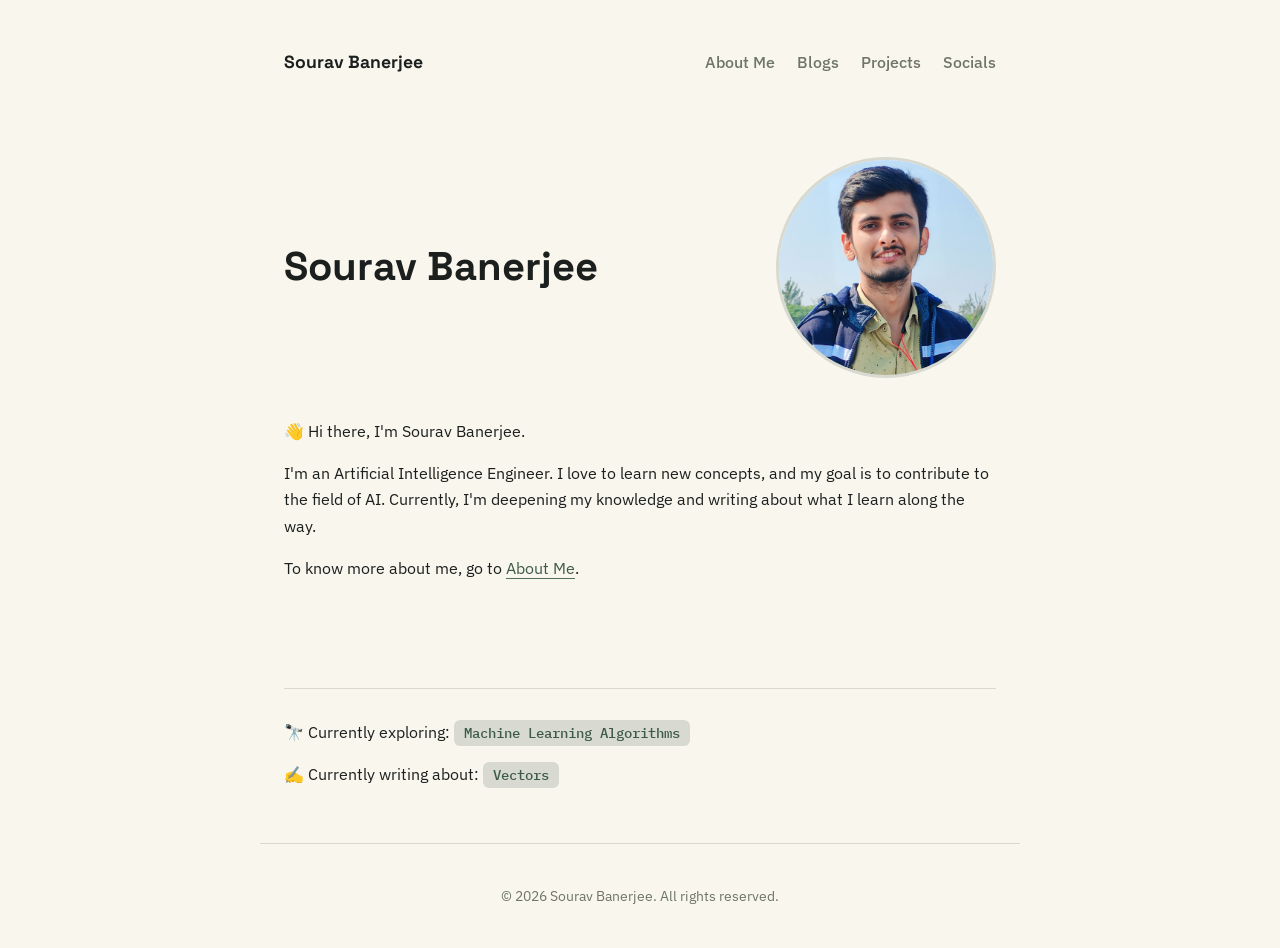
<file: index.html>
<!DOCTYPE html>
<html lang="en">
<head>
    <meta charset="UTF-8">
    <meta name="viewport" content="width=device-width, initial-scale=1.0">

    <meta name="description" content="Sourav Banerjee. Explore my projects, blogs, and journey in AI.">
    <meta property="og:title" content="Sourav Banerjee">
    <meta property="og:description" content="Explore my projects, blogs, and AI journey.">
    <meta property="og:image" content="assets/sourav-banerjee.jpg">
    <meta property="og:image:width" content="1200">
    <meta property="og:image:height" content="630">
    <meta property="og:url" content="https://sou2002.github.io/">
    <meta property="og:type" content="website">

    <title>Sourav Banerjee</title>
    <link rel="icon" type="image/png" href="assets/favicon.png">
    <link rel="stylesheet" href="style.css">

    <link rel="stylesheet" href="https://cdnjs.cloudflare.com/ajax/libs/font-awesome/6.5.1/css/all.min.css">
</head>
<body>
    <header>
        <nav>
            <a href="index.html" class="logo">Sourav Banerjee</a>
            
            <button class="menu-toggle" aria-label="Toggle Navigation">
                <i class="fa-solid fa-bars"></i>
            </button>

            <div class="nav-links">
                <a href="pages/about.html">About Me</a>
                <a href="pages/blogs.html">Blogs</a>
                <a href="pages/projects.html">Projects</a>
                <a href="pages/socials.html">Socials</a>
            </div>
        </nav>
    </header>

    <main>
        <h1>Sourav Banerjee</h1>
        <img src="assets/sourav-banerjee.jpg" alt="Sourav Banerjee profile picture">

        <section class="intro">
            <p>👋 Hi there, I'm Sourav Banerjee.</p>
            <p>I'm an Artificial Intelligence Engineer. I love to learn new concepts, and my goal is to contribute to the field of AI. Currently, I'm deepening my knowledge and writing about what I learn along the way.</p>
            <p>To know more about me, go to <a href="pages/about.html">About Me</a>.</p>
        </section>

        <section class="currently">
            <p>🔭 Currently exploring: <em>Machine Learning Algorithms</em></p>
            <p>✍️ Currently writing about: <em>Vectors</em></p>
        </section>
    </main>

    <footer>
        <p>&copy; 2026 Sourav Banerjee. All rights reserved.</p>
    </footer>

    <script>
        const menuToggle = document.querySelector('.menu-toggle');
        const navLinks = document.querySelector('.nav-links');

        menuToggle.addEventListener('click', () => {
            navLinks.classList.toggle('active');
            
            const icon = menuToggle.querySelector('i');
            if (navLinks.classList.contains('active')) {
                icon.classList.remove('fa-bars');
                icon.classList.add('fa-xmark');
            } else {
                icon.classList.remove('fa-xmark');
                icon.classList.add('fa-bars');
            }
        });
    </script>
</body>
</html>
</file>
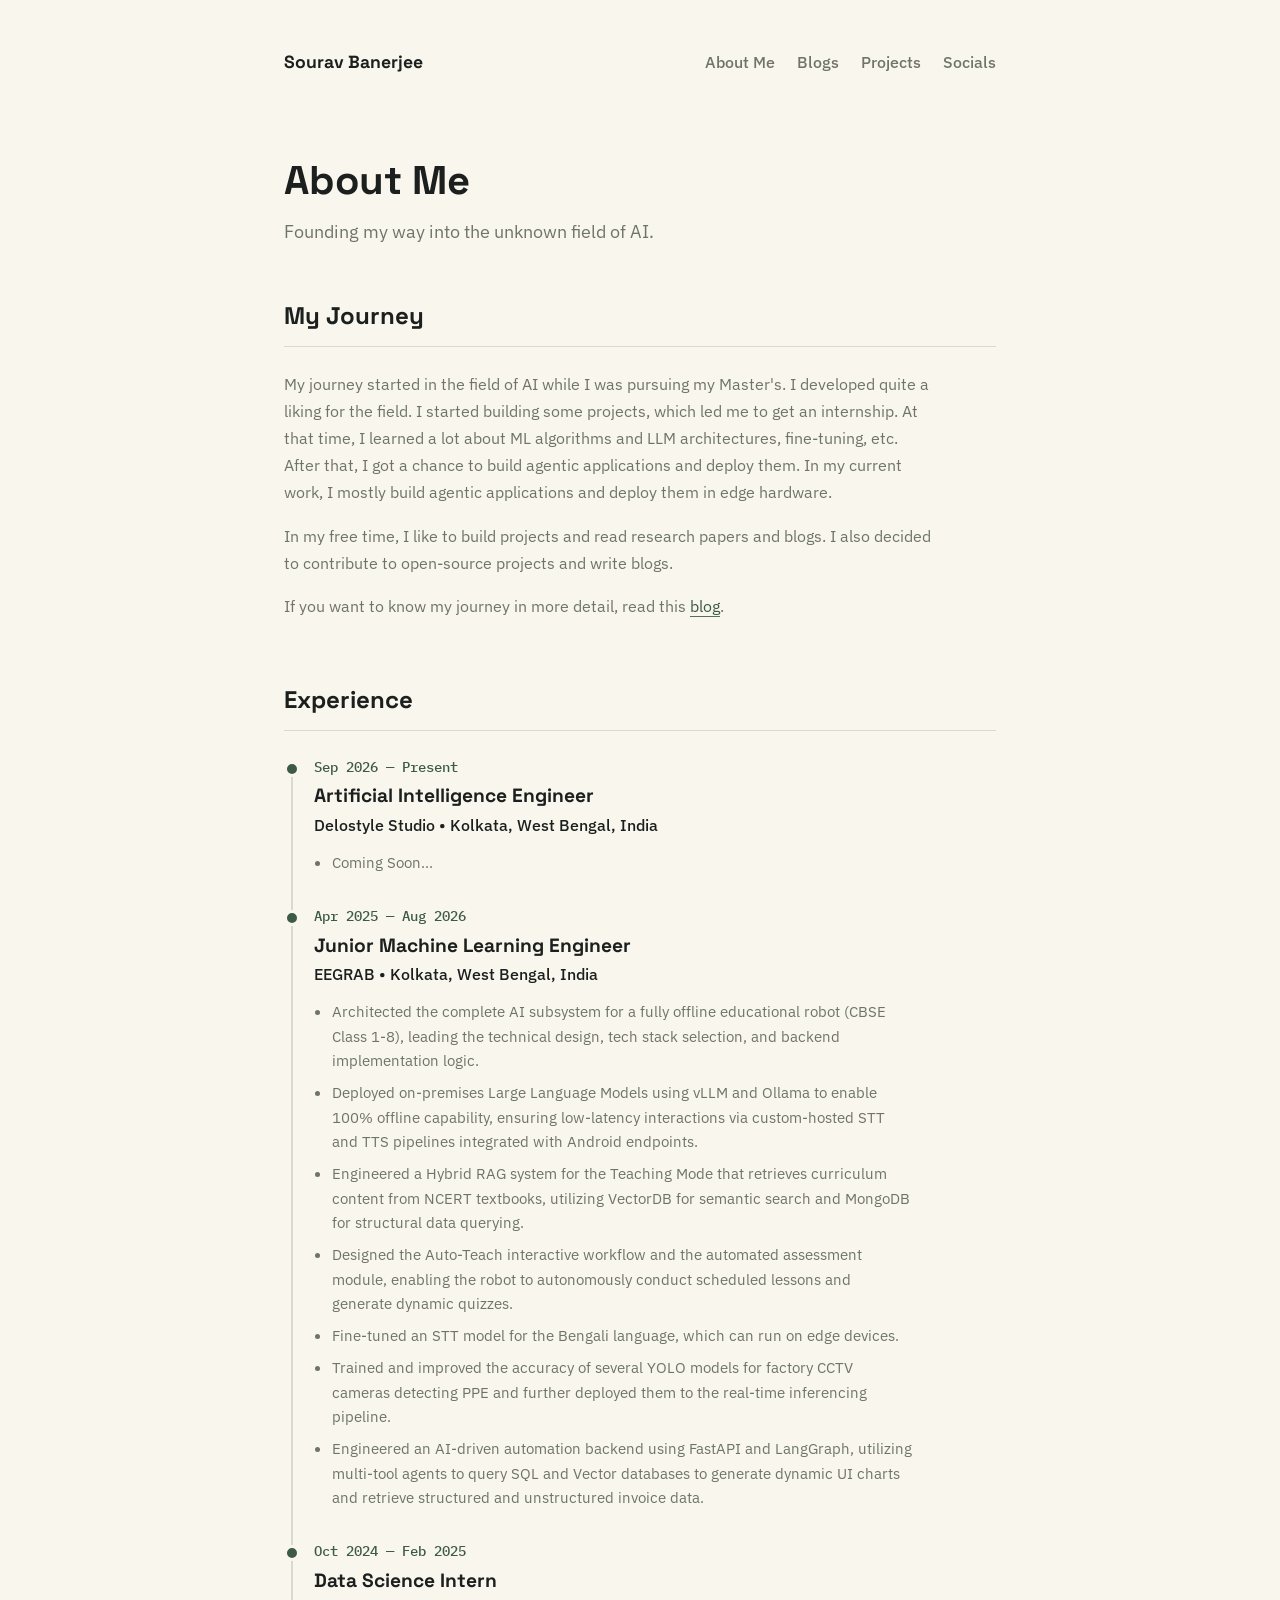
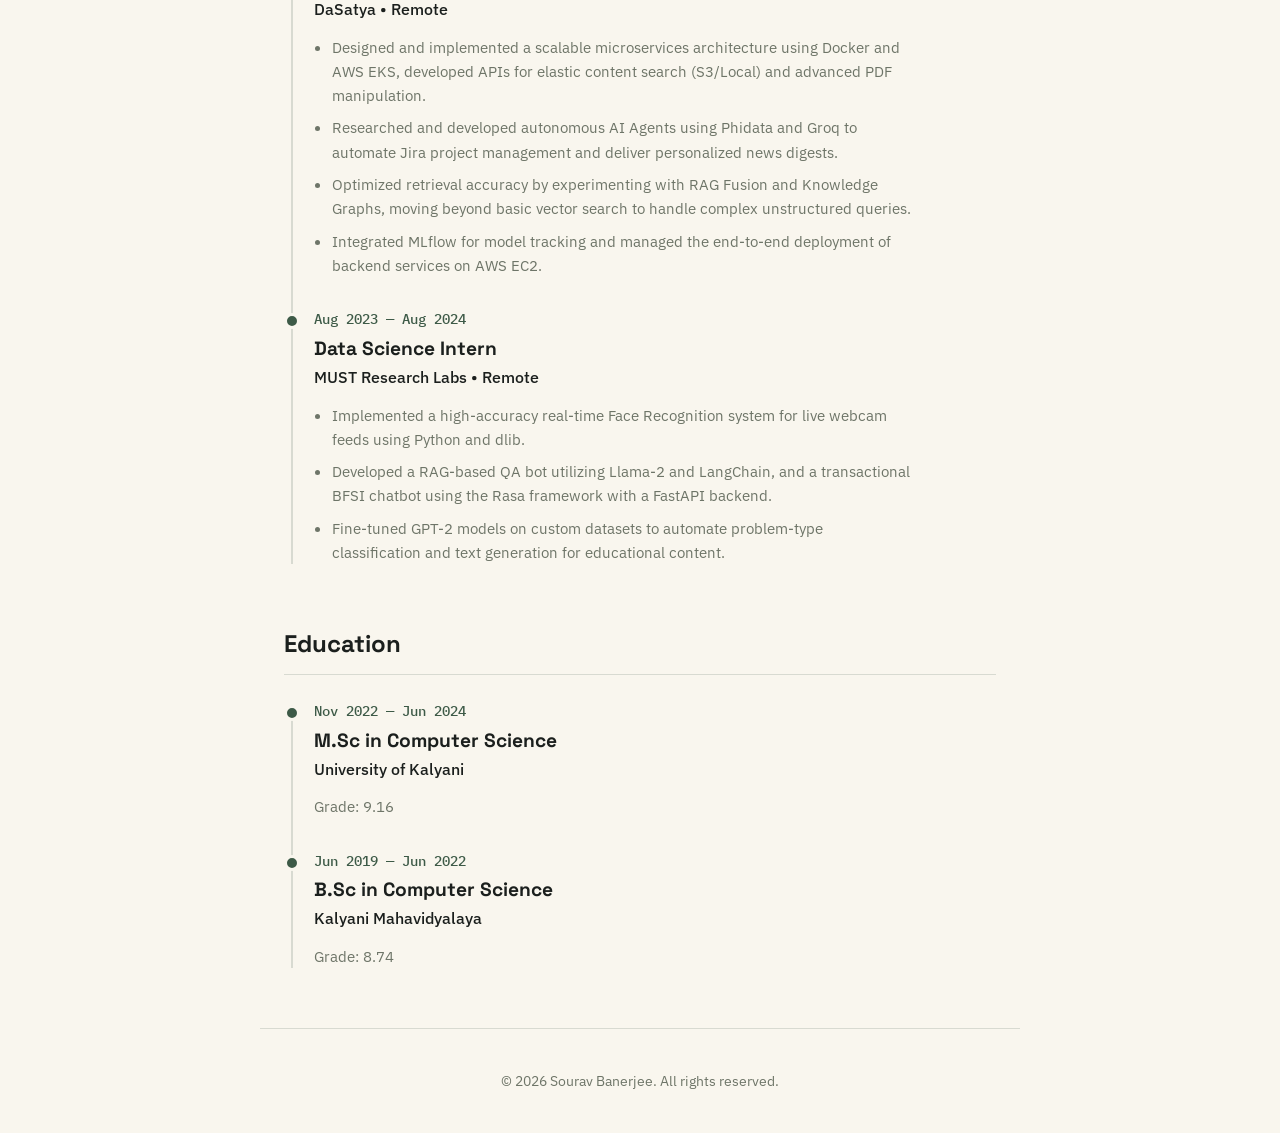
<file: pages/about.html>
<!DOCTYPE html>
<html lang="en">
<head>
    <meta charset="UTF-8">
    <meta name="viewport" content="width=device-width, initial-scale=1.0">

    <meta name="description" content="Learn more about my journey as a Machine Learning Engineer, my professional experience, and my educational background.">
    <meta property="og:title" content="About Me | Sourav Banerjee">
    <meta property="og:description" content="Founding my way into the unknown field of AI.">
    <meta property="og:image" content="../assets/sourav-banerjee.jpg">
    <meta property="og:image:width" content="1200">
    <meta property="og:image:height" content="630">
    <meta property="og:url" content="https://sou2002.github.io/pages/about.html">
    <meta property="og:type" content="website">

    <title>About Me | Sourav Banerjee</title>
    
    <link rel="icon" type="image/png" href="../assets/favicon.png">
    <link rel="stylesheet" href="../style.css">
    <link rel="stylesheet" href="https://cdnjs.cloudflare.com/ajax/libs/font-awesome/6.5.1/css/all.min.css">
</head>
<body>
    <header>
        <nav>
            <a href="../index.html" class="logo">Sourav Banerjee</a>
            
            <button class="menu-toggle" aria-label="Toggle Navigation">
                <i class="fa-solid fa-bars"></i>
            </button>

            <div class="nav-links">
                <a href="about.html">About Me</a>
                <a href="blogs.html">Blogs</a>
                <a href="projects.html">Projects</a>
                <a href="socials.html">Socials</a>
            </div>
        </nav>
    </header>

    <main class="page-content">
        <div class="page-header">
            <h1>About Me</h1>
            <p class="page-intro">Founding my way into the unknown field of AI.</p>
        </div>

        <section class="about-section">
            <h2 class="section-title">My Journey</h2>
            <div class="about-text">
                <p>My journey started in the field of AI while I was pursuing my Master's. I developed quite a liking for the field. I started building some projects, which led me to get an internship. At that time, I learned a lot about ML algorithms and LLM architectures, fine-tuning, etc. After that, I got a chance to build agentic applications and deploy them. In my current work, I mostly build agentic applications and deploy them in edge hardware.</p>
                <p>In my free time, I like to build projects and read research papers and blogs. I also decided to contribute to open-source projects and write blogs.</p>
                <p>If you want to know my journey in more detail, read this <a href="https://sou2002.substack.com/p/my-journey-into-the-field-of-ai">blog</a>.</p>
            </div>
        </section>

        <section class="about-section">
            <h2 class="section-title">Experience</h2>
            <div class="timeline">

                <div class="timeline-item">
                    <div class="timeline-dot"></div>
                    <div class="timeline-date">Sep 2026 &mdash; Present</div>
                    <div class="timeline-content">
                        <h3>Artificial Intelligence Engineer</h3>
                        <h4>Delostyle Studio • Kolkata, West Bengal, India</h4>
                        <ul>
                            <li>Coming Soon...</li>
                        </ul>
                    </div>
                </div>
                
                <div class="timeline-item">
                    <div class="timeline-dot"></div>
                    <div class="timeline-date">Apr 2025 &mdash; Aug 2026</div>
                    <div class="timeline-content">
                        <h3>Junior Machine Learning Engineer</h3>
                        <h4>EEGRAB • Kolkata, West Bengal, India</h4>
                        <ul>
                            <li>Architected the complete AI subsystem for a fully offline educational robot (CBSE Class 1-8), leading the technical design, tech stack selection, and backend implementation logic.</li>
                            <li>Deployed on-premises Large Language Models using vLLM and Ollama to enable 100% offline capability, ensuring low-latency interactions via custom-hosted STT and TTS pipelines integrated with Android endpoints.</li>
                            <li>Engineered a Hybrid RAG system for the Teaching Mode that retrieves curriculum content from NCERT textbooks, utilizing VectorDB for semantic search and MongoDB for structural data querying.</li>
                            <li>Designed the Auto-Teach interactive workflow and the automated assessment module, enabling the robot to autonomously conduct scheduled lessons and generate dynamic quizzes.</li>
                            <li>Fine-tuned an STT model for the Bengali language, which can run on edge devices.</li>
                            <li>Trained and improved the accuracy of several YOLO models for factory CCTV cameras detecting PPE and further deployed them to the real-time inferencing pipeline.</li>
                            <li>Engineered an AI-driven automation backend using FastAPI and LangGraph, utilizing multi-tool agents to query SQL and Vector databases to generate dynamic UI charts and retrieve structured and unstructured invoice data.</li>
                        </ul>
                    </div>
                </div>

                <div class="timeline-item">
                    <div class="timeline-dot"></div>
                    <div class="timeline-date">Oct 2024 &mdash; Feb 2025</div>
                    <div class="timeline-content">
                        <h3>Data Science Intern</h3>
                        <h4>DaSatya • Remote</h4>
                        <ul>
                            <li>Designed and implemented a scalable microservices architecture using Docker and AWS EKS, developed APIs for elastic content search (S3/Local) and advanced PDF manipulation.</li>
                            <li>Researched and developed autonomous AI Agents using Phidata and Groq to automate Jira project management and deliver personalized news digests.</li>
                            <li>Optimized retrieval accuracy by experimenting with RAG Fusion and Knowledge Graphs, moving beyond basic vector search to handle complex unstructured queries.</li>
                            <li>Integrated MLflow for model tracking and managed the end-to-end deployment of backend services on AWS EC2.</li>
                        </ul>
                    </div>
                </div>

                <div class="timeline-item">
                    <div class="timeline-dot"></div>
                    <div class="timeline-date">Aug 2023 &mdash; Aug 2024</div>
                    <div class="timeline-content">
                        <h3>Data Science Intern</h3>
                        <h4>MUST Research Labs • Remote</h4>
                        <ul>
                            <li>Implemented a high-accuracy real-time Face Recognition system for live webcam feeds using Python and dlib.</li>
                            <li>Developed a RAG-based QA bot utilizing Llama-2 and LangChain, and a transactional BFSI chatbot using the Rasa framework with a FastAPI backend.</li>
                            <li>Fine-tuned GPT-2 models on custom datasets to automate problem-type classification and text generation for educational content.</li>
                        </ul>
                    </div>
                </div>

            </div>
        </section>

        <section class="about-section">
            <h2 class="section-title">Education</h2>
            <div class="timeline">
                
                <div class="timeline-item">
                    <div class="timeline-dot"></div>
                    <div class="timeline-date">Nov 2022 &mdash; Jun 2024</div>
                    <div class="timeline-content">
                        <h3>M.Sc in Computer Science</h3>
                        <h4>University of Kalyani</h4>
                        <p>Grade: 9.16</p>
                    </div>
                </div>

                <div class="timeline-item">
                    <div class="timeline-dot"></div>
                    <div class="timeline-date">Jun 2019 &mdash; Jun 2022</div>
                    <div class="timeline-content">
                        <h3>B.Sc in Computer Science</h3>
                        <h4>Kalyani Mahavidyalaya</h4>
                        <p>Grade: 8.74</p>
                    </div>
                </div>

            </div>
        </section>
    </main>

    <footer>
        <p>&copy; 2026 Sourav Banerjee. All rights reserved.</p>
    </footer>

    <script>
        const menuToggle = document.querySelector('.menu-toggle');
        const navLinks = document.querySelector('.nav-links');
        menuToggle.addEventListener('click', () => {
            navLinks.classList.toggle('active');
            const icon = menuToggle.querySelector('i');
            if (navLinks.classList.contains('active')) {
                icon.classList.replace('fa-bars', 'fa-xmark');
            } else {
                icon.classList.replace('fa-xmark', 'fa-bars');
            }
        });
    </script>
</body>
</html>
</file>
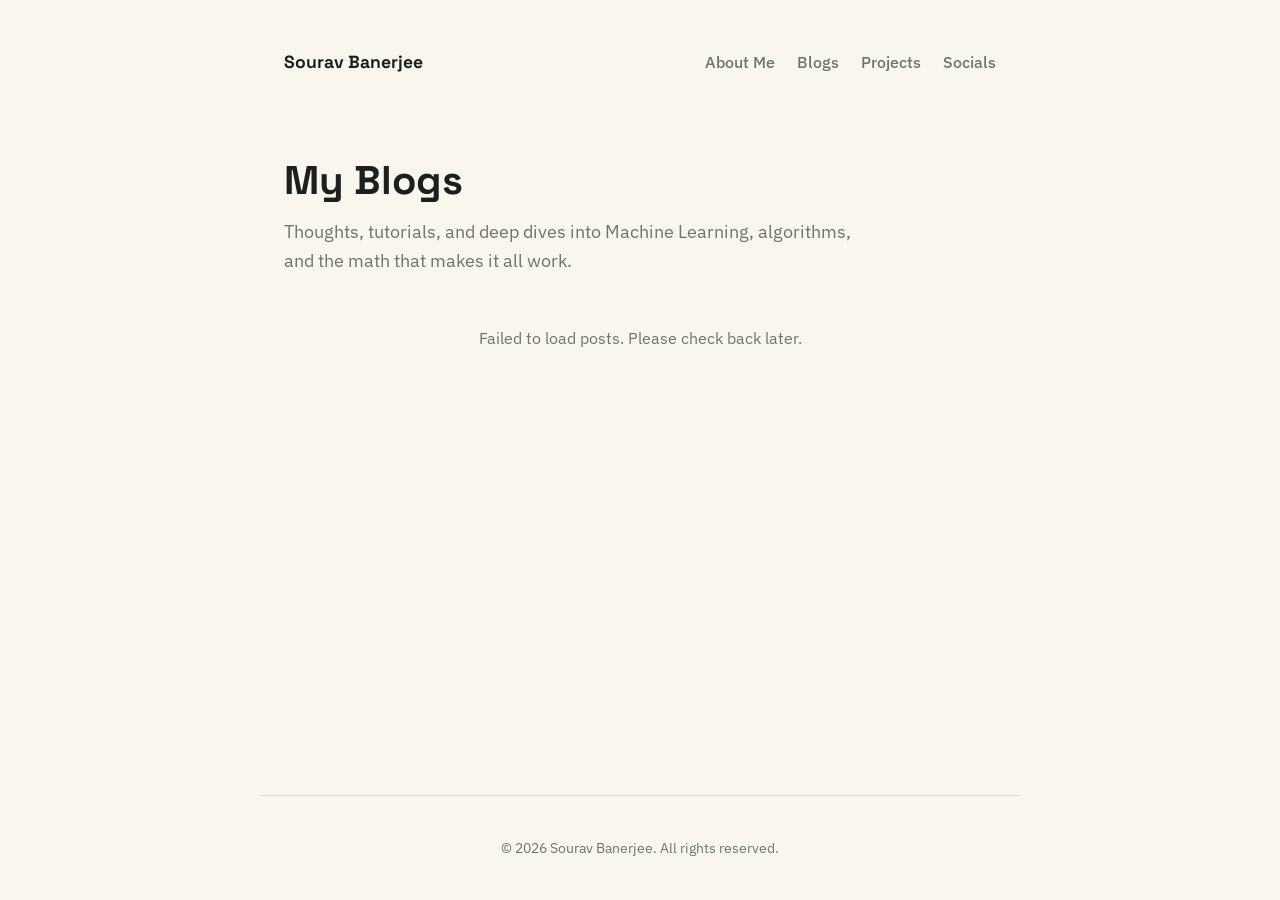
<file: pages/blogs.html>
<!DOCTYPE html>
<html lang="en">
<head>
    <meta charset="UTF-8">
    <meta name="viewport" content="width=device-width, initial-scale=1.0">

    <meta name="description" content="Read my latest articles, thoughts, and technical deep-dives into machine learning and AI.">
    <meta property="og:title" content="Blogs | Sourav Banerjee">
    <meta property="og:description" content="Thoughts, tutorials, and deep dives into Machine Learning, algorithms, and the math that makes it all work.">
    <meta property="og:image" content="../assets/sourav-banerjee.jpg">
    <meta property="og:image:width" content="1200">
    <meta property="og:image:height" content="630">
    <meta property="og:url" content="https://sou2002.github.io/pages/blogs.html">
    <meta property="og:type" content="website">

    <title>Blogs | Sourav Banerjee</title>
    
    <link rel="icon" type="image/png" href="../assets/favicon.png">
    <link rel="stylesheet" href="../style.css">
    <link rel="stylesheet" href="https://cdnjs.cloudflare.com/ajax/libs/font-awesome/6.5.1/css/all.min.css">
</head>
<body>
    <header>
        <nav>
            <a href="../index.html" class="logo">Sourav Banerjee</a>
            
            <button class="menu-toggle" aria-label="Toggle Navigation">
                <i class="fa-solid fa-bars"></i>
            </button>

            <div class="nav-links">
                <a href="about.html">About Me</a>
                <a href="blogs.html">Blogs</a>
                <a href="projects.html">Projects</a>
                <a href="socials.html">Socials</a>
            </div>
        </nav>
    </header>

    <main class="page-content">
        <div class="page-header">
            <h1>My Blogs</h1>
            <p class="page-intro">Thoughts, tutorials, and deep dives into Machine Learning, algorithms, and the math that makes it all work.</p>
        </div>

        <div class="blogs-list">

            <div class="blogs-list" id="substack-feed">
                <p style="color: var(--muted); text-align: center;">Loading latest posts from Substack...</p>
            </div>

        </div>
    </main>

    <footer>
        <p>&copy; 2026 Sourav Banerjee. All rights reserved.</p>
    </footer>

    <script>
        const substackUsername = 'sou2002'; 
        
        const rssUrl = `https://${substackUsername}.substack.com/feed`;
        const apiUrl = `https://api.rss2json.com/v1/api.json?rss_url=${encodeURIComponent(rssUrl)}`;
        const feedContainer = document.getElementById('substack-feed');

        fetch(apiUrl)
            .then(response => response.json())
            .then(data => {
                if (data.status === 'ok' && data.items.length > 0) {
                    feedContainer.innerHTML = '';

                    const posts = data.items.slice(0, 5); 

                    posts.forEach(post => {
                        const pubDate = new Date(post.pubDate);
                        const formattedDate = pubDate.toLocaleDateString('en-US', { 
                            year: 'numeric', 
                            month: 'long', 
                            day: 'numeric' 
                        });

                        const tempDiv = document.createElement("div");
                        tempDiv.innerHTML = post.description;
                        let snippet = tempDiv.textContent || tempDiv.innerText || "";
                        snippet = snippet.substring(0, 120) + '...';

                        let tagsHtml = '';
                        if (post.categories && post.categories.length > 0) {
                            tagsHtml = `<div class="blog-tags">
                                ${post.categories.map(tag => `<em>${tag}</em>`).join('')}
                            </div>`;
                        }

                        const blogCard = `
                            <a href="${post.link}" target="_blank" class="blog-card">
                                <div class="blog-meta">
                                    <time datetime="${post.pubDate}">${formattedDate}</time>
                                </div>
                                <h2 class="blog-title">${post.title}</h2>
                                <p class="blog-excerpt">${snippet}</p>
                                ${tagsHtml}
                            </a>
                        `;

                        feedContainer.innerHTML += blogCard;
                    });
                } else {
                    feedContainer.innerHTML = '<p style="color: var(--muted); text-align: center;">No posts found right now.</p>';
                }
            })
            .catch(error => {
                console.error("Error fetching Substack feed:", error);
                feedContainer.innerHTML = '<p style="color: var(--muted); text-align: center;">Failed to load posts. Please check back later.</p>';
            });
    </script>
</body>
</html>
</file>
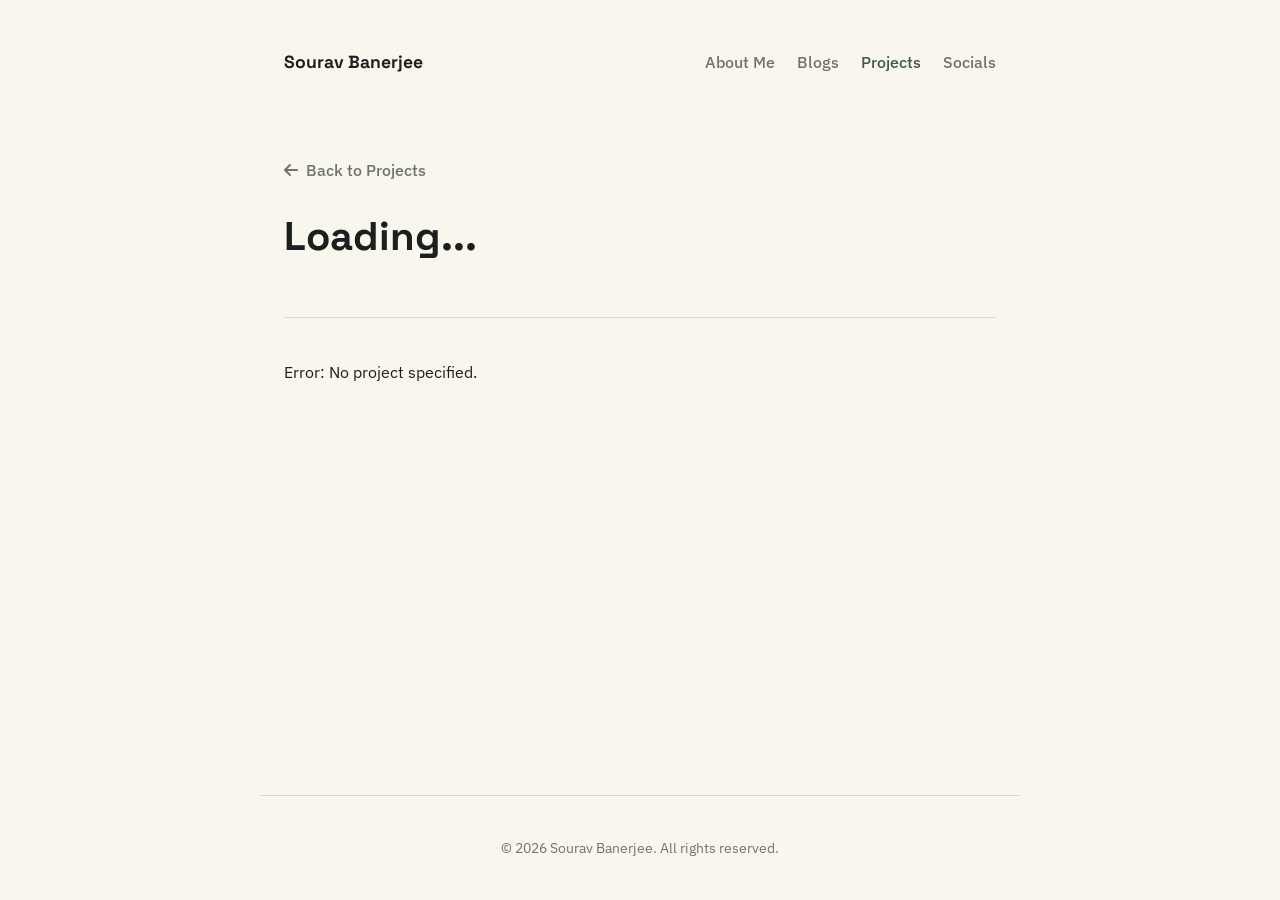
<file: pages/project-details.html>
<!DOCTYPE html>
<html lang="en">
<head>
    <meta charset="UTF-8">
    <meta name="viewport" content="width=device-width, initial-scale=1.0">

    <meta name="description" content="Deep dive into the source code, architecture, and documentation of my specific machine learning projects.">
    <meta property="og:title" content="Project Details | Sourav Banerjee">
    <meta property="og:description" content="Read the full documentation and view the repository statistics for this project.">
    <meta property="og:image" content="../assets/sourav-banerjee.jpg">
    <meta property="og:image:width" content="1200">
    <meta property="og:image:height" content="630">
    <meta property="og:url" content="https://sou2002.github.io/pages/project-details.html">
    <meta property="og:type" content="website">

    <title>Project Details | Sourav Banerjee</title>
    
    <link rel="icon" type="image/png" href="../assets/favicon.png">
    <link rel="stylesheet" href="../style.css">
    <link rel="stylesheet" href="https://cdnjs.cloudflare.com/ajax/libs/font-awesome/6.5.1/css/all.min.css">
</head>
<body>
    <header>
        <nav>
            <a href="../index.html" class="logo">Sourav Banerjee</a>
            <button class="menu-toggle" aria-label="Toggle Navigation">
                <i class="fa-solid fa-bars"></i>
            </button>
            <div class="nav-links">
                <a href="about.html">About Me</a>
                <a href="blogs.html">Blogs</a>
                <a href="projects.html" style="color: var(--primary);">Projects</a>
                <a href="socials.html">Socials</a>
            </div>
        </nav>
    </header>

    <main class="page-content">
        <a href="projects.html" class="back-link"><i class="fa-solid fa-arrow-left"></i> Back to Projects</a>
        
        <div id="project-meta-header" class="project-meta-header">
            <h1 id="detail-title">Loading...</h1>
            <div id="detail-stats" class="detail-stats"></div>
            <div id="detail-tags" class="project-tags" style="margin-top: 16px;"></div>
        </div>

        <div id="readme-container" class="readme-content">
            <p style="color: var(--muted);"><i class="fa-solid fa-spinner fa-spin"></i> Fetching Details...</p>
        </div>
    </main>

    <footer>
        <p>&copy; 2026 Sourav Banerjee. All rights reserved.</p>
    </footer>

    <script>
        const githubUsername = 'Sou2002';
        
        const urlParams = new URLSearchParams(window.location.search);
        const repoName = urlParams.get('repo');
        const customTitle = urlParams.get('title');

        if (!repoName) {
            document.getElementById('readme-container').innerHTML = "<p>Error: No project specified.</p>";
        } else {
            document.getElementById('detail-title').innerText = customTitle || repoName;

            fetch(`https://api.github.com/repos/${githubUsername}/${repoName}`)
                .then(res => res.json())
                .then(repo => {
                    const statsDiv = document.getElementById('detail-stats');
                    statsDiv.innerHTML = `
                        <span><i class="fa-solid fa-star" style="color: var(--gold);"></i> ${repo.stargazers_count} Stars</span>
                        <span><i class="fa-solid fa-code-fork"></i> ${repo.forks_count} Forks</span>
                        <a href="${repo.html_url}" target="_blank" class="github-out-link">View on GitHub <i class="fa-solid fa-arrow-up-right-from-square"></i></a>
                    `;

                    const tagsDiv = document.getElementById('detail-tags');
                    if (repo.language) tagsDiv.innerHTML += `<em>${repo.language}</em>`;
                    if (repo.topics) repo.topics.forEach(topic => tagsDiv.innerHTML += `<em>${topic}</em>`);
                });

            fetch(`https://api.github.com/repos/${githubUsername}/${repoName}/readme`, {
                headers: { 'Accept': 'application/vnd.github.html' } 
            })
            .then(response => {
                if (!response.ok) throw new Error("README not found");
                return response.text();
            })
            .then(html => {
                document.getElementById('readme-container').innerHTML = html;
            })
            .catch(error => {
                document.getElementById('readme-container').innerHTML = `
                    <p style="color: var(--muted);">No README.md file was found for this repository on GitHub, or it is currently unavailable.</p>
                `;
            });
        }
        
        const menuToggle = document.querySelector('.menu-toggle');
        const navLinks = document.querySelector('.nav-links');
        menuToggle.addEventListener('click', () => {
            navLinks.classList.toggle('active');
            const icon = menuToggle.querySelector('i');
            if (navLinks.classList.contains('active')) {
                icon.classList.replace('fa-bars', 'fa-xmark');
            } else {
                icon.classList.replace('fa-xmark', 'fa-bars');
            }
        });
    </script>
</body>
</html>
</file>
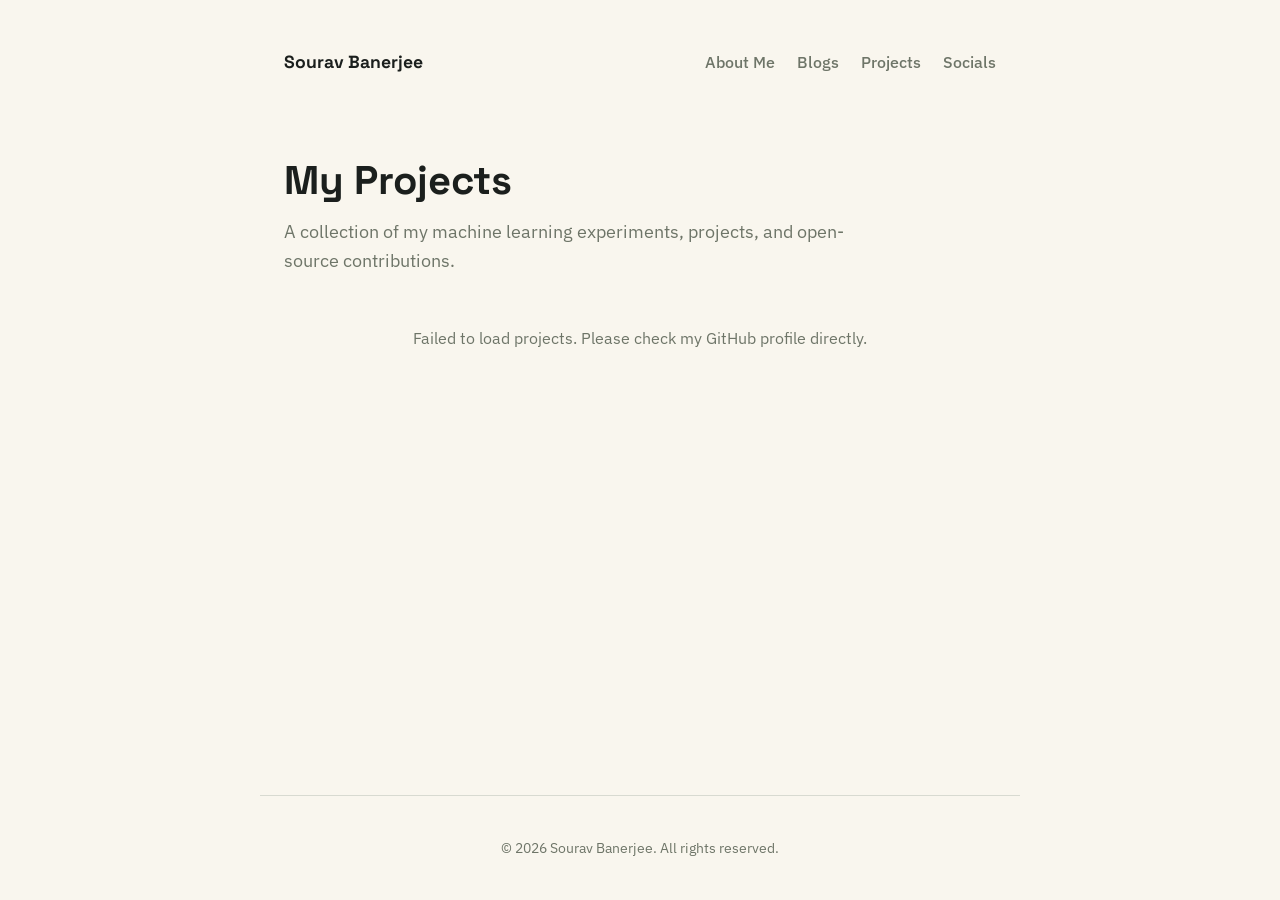
<file: pages/projects.html>
<!DOCTYPE html>
<html lang="en">
<head>
    <meta charset="UTF-8">
    <meta name="viewport" content="width=device-width, initial-scale=1.0">

    <meta name="description" content="A collection of my machine learning experiments, projects, and open-source contributions.">
    <meta property="og:title" content="Projects | Sourav Banerjee">
    <meta property="og:description" content="Explore my portfolio of AI and machine learning projects.">
    <meta property="og:image" content="../assets/sourav-banerjee.jpg">
    <meta property="og:image:width" content="1200">
    <meta property="og:image:height" content="630">
    <meta property="og:url" content="https://sou2002.github.io/pages/projects.html">
    <meta property="og:type" content="website">

    <title>Projects | Sourav Banerjee</title>
    
    <link rel="icon" type="image/png" href="../assets/favicon.png">
    <link rel="stylesheet" href="../style.css">
    <link rel="stylesheet" href="https://cdnjs.cloudflare.com/ajax/libs/font-awesome/6.5.1/css/all.min.css">
</head>
<body>
    <header>
        <nav>
            <a href="../index.html" class="logo">Sourav Banerjee</a>
            
            <button class="menu-toggle" aria-label="Toggle Navigation">
                <i class="fa-solid fa-bars"></i>
            </button>

            <div class="nav-links">
                <a href="about.html">About Me</a>
                <a href="blogs.html">Blogs</a>
                <a href="projects.html">Projects</a>
                <a href="socials.html">Socials</a>
            </div>
        </nav>
    </header>

    <main class="page-content">
        <div class="page-header">
            <h1>My Projects</h1>
            <p class="page-intro">A collection of my machine learning experiments, projects, and open-source contributions.</p>
        </div>

        <div class="projects-grid" id="github-projects">
            <p style="color: var(--muted); text-align: center; grid-column: 1 / -1;">Loading projects...</p>
        </div>
    </main>

    <footer>
        <p>&copy; 2026 Sourav Banerjee. All rights reserved.</p>
    </footer>

    <script>
        const githubUsername = 'Sou2002'; 
        
        const curatedProjects = [
            { 
                repoName: 'corporate-researcher', 
                displayName: 'Corporate Researcher' 
            },
            { 
                repoName: 'sir_implementation', 
                displayName: 'Parameter Optimization of S-I-R Epidemic Model'
            },
            { 
                repoName: 'customer-sql-agent', 
                displayName: 'AI Agent for Store Customer Database'
            },
            { 
                repoName: 'mushroom_classification', 
                displayName: 'Mushroom Classification'
            },
            { 
                repoName: 'face_verification', 
                displayName: 'Face Verification using Siamese Neural Network'
            },
            { 
                repoName: 'real_estate_price_prediction', 
                displayName: 'Real Estate Price Prediction'
            },
            { 
                repoName: 'yokit_chatbot', 
                displayName: 'Yokit Chatbot'
            }
        ];

        const projectsContainer = document.getElementById('github-projects');

        function renderProjects(repos) {
            projectsContainer.innerHTML = ''; 

            repos.forEach(repo => {
                const autoTitle = repo.name.replace(/-/g, ' ').replace(/_/g, ' ');
                const fallbackTitle = autoTitle.charAt(0).toUpperCase() + autoTitle.slice(1);
                const finalTitle = repo.customDisplayName ? repo.customDisplayName : fallbackTitle;
                const description = repo.description || "No description provided on GitHub.";

                let tagsHtml = '';
                const tags = [];
                if (repo.language) tags.push(repo.language);
                if (repo.topics && repo.topics.length > 0) tags.push(...repo.topics);
                
                const displayTags = tags.slice(0, 3);
                if (displayTags.length > 0) {
                    tagsHtml = `<div class="project-tags">
                        ${displayTags.map(tag => `<em>${tag}</em>`).join('')}
                    </div>`;
                }

                let liveDemoHtml = '';
                if (repo.homepage) {
                    liveDemoHtml = `<a href="${repo.homepage}" target="_blank" aria-label="Live Demo"><i class="fa-solid fa-arrow-up-right-from-square"></i></a>`;
                }

                const projectCard = `
                    <div class="project-card">
                        <div class="project-header">
                            <i class="fa-solid fa-code-branch project-icon"></i>
                            <div class="project-links">
                                <a href="${repo.html_url}" target="_blank" aria-label="GitHub Repository"><i class="fa-brands fa-github"></i></a>
                                ${liveDemoHtml}
                            </div>
                        </div>
                        <h2 class="project-title">${finalTitle}</h2>
                        <p class="project-description">${description}</p>
                        ${tagsHtml}
                        <a href="project-details.html?repo=${repo.name}&title=${encodeURIComponent(finalTitle)}" class="btn-read-more">
                            View Details <i class="fa-solid fa-arrow-right"></i>
                        </a>
                    </div>
                `;
                projectsContainer.innerHTML += projectCard;
            });
        }

        const cacheKey = 'github_portfolio_projects';
        const cacheTimeHours = 24; 
        const cachedData = localStorage.getItem(cacheKey);
        const parsedCache = cachedData ? JSON.parse(cachedData) : null;

        if (parsedCache && (Date.now() - parsedCache.timestamp < cacheTimeHours * 60 * 60 * 1000)) {
            renderProjects(parsedCache.data);
        } else {
            Promise.all(
                curatedProjects.map(project => 
                    fetch(`https://api.github.com/repos/${githubUsername}/${project.repoName}`)
                        .then(response => {
                            if (!response.ok) return null;
                            return response.json().then(data => {
                                data.customDisplayName = project.displayName;
                                return data;
                            });
                        })
                )
            )
            .then(repos => {
                const validRepos = repos.filter(repo => repo !== null);

                if (validRepos.length > 0) {
                    localStorage.setItem(cacheKey, JSON.stringify({
                        timestamp: Date.now(),
                        data: validRepos
                    }));
                    
                    renderProjects(validRepos);
                } else {
                    projectsContainer.innerHTML = '<p style="color: var(--muted); text-align: center; grid-column: 1 / -1;">No projects configured yet.</p>';
                }
            })
            .catch(error => {
                console.error("Error fetching GitHub repos:", error);
                
                if (parsedCache) {
                    renderProjects(parsedCache.data);
                } else {
                    projectsContainer.innerHTML = '<p style="color: var(--muted); text-align: center; grid-column: 1 / -1;">Failed to load projects. Please check my GitHub profile directly.</p>';
                }
            });
        }
    </script>
</body>
</html>
</file>
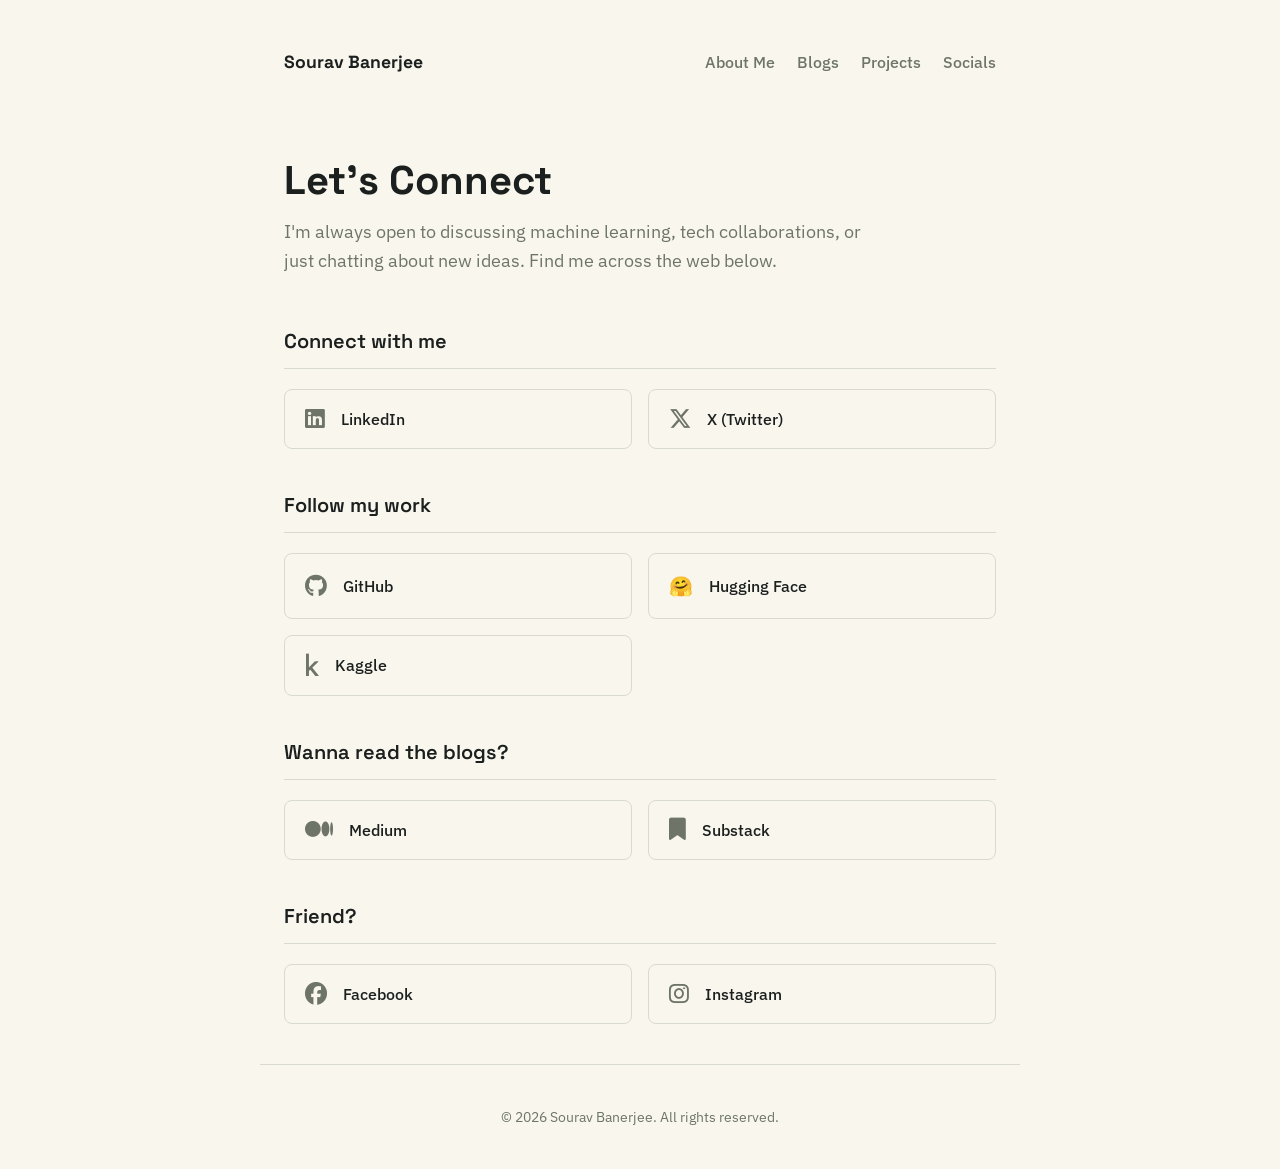
<file: pages/socials.html>
<!DOCTYPE html>
<html lang="en">
<head>
    <meta charset="UTF-8">
    <meta name="viewport" content="width=device-width, initial-scale=1.0">

    <meta name="description" content="Connect with Sourav Banerjee. Links to my GitHub, Kaggle, Hugging Face, LinkedIn, and writing platforms.">
    <meta property="og:title" content="Socials | Sourav Banerjee">
    <meta property="og:description" content="Follow my Machine Learning journey and connect across professional and technical platforms.">
    <meta property="og:image" content="../assets/sourav-banerjee.jpg">
    <meta property="og:image:width" content="1200">
    <meta property="og:image:height" content="630">
    <meta property="og:url" content="https://sou2002.github.io/pages/socials.html">
    <meta property="og:type" content="website">

    <title>Socials | Sourav Banerjee</title>
    <link rel="icon" type="image/png" href="../assets/favicon.png">
    <link rel="stylesheet" href="../style.css">

    <link rel="stylesheet" href="https://cdnjs.cloudflare.com/ajax/libs/font-awesome/6.5.1/css/all.min.css">
</head>
<body>
    <header>
        <nav>
            <a href="../index.html" class="logo">Sourav Banerjee</a>
            
            <button class="menu-toggle" aria-label="Toggle Navigation">
                <i class="fa-solid fa-bars"></i>
            </button>

            <div class="nav-links">
                <a href="about.html">About Me</a>
                <a href="blogs.html">Blogs</a>
                <a href="projects.html">Projects</a>
                <a href="socials.html">Socials</a>
            </div>
        </nav>
    </header>

    <main class="page-content">
        <div class="page-header">
            <h1>Let's Connect</h1>
            <p class="page-intro">I'm always open to discussing machine learning, tech collaborations, or just chatting about new ideas. Find me across the web below.</p>
        </div>
        
        <div class="link-group">
            <h2 class="group-title">Connect with me</h2>
            <div class="links-grid">
                <a href="https://linkedin.com/in/sourav-banerjee-07cse" target="_blank" class="social-card">
                    <i class="fa-brands fa-linkedin"></i>
                    <span>LinkedIn</span>
                </a>
                <a href="https://x.com/tw_sou2002" target="_blank" class="social-card">
                    <i class="fa-brands fa-x-twitter"></i>
                    <span>X (Twitter)</span>
                </a>
            </div>
        </div>

        <div class="link-group">
            <h2 class="group-title">Follow my work</h2>
            <div class="links-grid">
                <a href="https://github.com/Sou2002" target="_blank" class="social-card">
                    <i class="fa-brands fa-github"></i>
                    <span>GitHub</span>
                </a>
                <a href="https://huggingface.co/sou2002" target="_blank" class="social-card">
                    <span class="emoji-icon">🤗</span>
                    <span>Hugging Face</span>
                </a>
                <a href="https://kaggle.com/souravbanerjee07" target="_blank" class="social-card">
                    <i class="fa-brands fa-kaggle"></i>
                    <span>Kaggle</span>
                </a>
            </div>
        </div>

        <div class="link-group">
            <h2 class="group-title">Wanna read the blogs?</h2>
            <div class="links-grid">
                <a href="https://medium.com/@sou2002" target="_blank" class="social-card">
                    <i class="fa-brands fa-medium"></i>
                    <span>Medium</span>
                </a>
                <a href="https://sou2002.substack.com" target="_blank" class="social-card">
                    <i class="fa-solid fa-bookmark"></i>
                    <span>Substack</span>
                </a>
            </div>
        </div>

        <div class="link-group">
            <h2 class="group-title">Friend?</h2>
            <div class="links-grid">
                <a href="https://facebook.com/fbsou2002" target="_blank" class="social-card">
                    <i class="fa-brands fa-facebook"></i>
                    <span>Facebook</span>
                </a>
                <a href="https://instagram.com/ig_sou2002" target="_blank" class="social-card">
                    <i class="fa-brands fa-instagram"></i>
                    <span>Instagram</span>
                </a>
            </div>
        </div>
    </main>

    <footer>
        <p>&copy; 2026 Sourav Banerjee. All rights reserved.</p>
    </footer>

    <script>
        const menuToggle = document.querySelector('.menu-toggle');
        const navLinks = document.querySelector('.nav-links');

        menuToggle.addEventListener('click', () => {
            navLinks.classList.toggle('active');
            
            const icon = menuToggle.querySelector('i');
            if (navLinks.classList.contains('active')) {
                icon.classList.remove('fa-bars');
                icon.classList.add('fa-xmark');
            } else {
                icon.classList.remove('fa-xmark');
                icon.classList.add('fa-bars');
            }
        });
    </script>
</body>
</html>
</file>
<file: style.css>
@import url('https://fonts.googleapis.com/css2?family=Space+Grotesk:wght@500;600;700&family=IBM+Plex+Sans:wght@400;500;600&family=IBM+Plex+Mono:wght@400;500&display=swap');

:root {
    /* --bg: #F2F3ED; */
    --bg: #F9F6EE;
    --ink: #1B1F1D;
    --primary: #3D5A47;
    --primary-light: #4F7259;
    --gold: #B8912F;
    --muted: #6E7568;
    --line: #D8DAD1;
    --surface: #FFFFFF;
    --font-display: 'Space Grotesk', sans-serif;
    --font-body: 'IBM Plex Sans', sans-serif;
    --font-mono: 'IBM Plex Mono', monospace;
}

* {
    box-sizing: border-box;
    margin: 0;
    padding: 0;
}

body {
    background-color: var(--bg);
    color: var(--ink);
    font-family: var(--font-body);
    line-height: 1.65;
    font-size: 16px;
    display: flex;
    flex-direction: column;
    min-height: 100vh;
}

header, main, footer {
    width: 100%;
    max-width: 760px;
    margin: 0 auto;
    padding-left: 24px;
    padding-right: 24px;
}

header {
    padding-top: 28px;
    padding-bottom: 20px;
}

nav {
    display: flex;
    align-items: center;
    justify-content: space-between;
    flex-wrap: wrap;
    gap: 10px 22px;
    padding: 20px 0;
}

nav a {
    text-decoration: none;
    color: var(--muted);
    font-weight: 500;
    transition: color 0.2s ease;
}

nav a:hover {
    color: var(--primary);
}

nav a.logo {
    font-family: var(--font-display);
    font-weight: 700;
    color: var(--ink);
    font-size: 1.1rem;
    margin-right: auto;
}

.nav-links {
    display: flex;
    gap: 22px;
    align-items: center;
}

.menu-toggle {
    display: none;
    background: transparent;
    border: none;
    font-size: 1.5rem;
    color: var(--ink);
    cursor: pointer;
    transition: color 0.2s ease;
}

.menu-toggle:hover {
    color: var(--primary);
}

main {
    display: grid;
    grid-template-columns: 1fr 150px;
    grid-template-areas: 
        "heading photo"
        "intro intro" /* Changed from "intro photo" so it spans full width */
        "currently currently";
    column-gap: 40px; 
    row-gap: 30px; /* Adds space between the top row and the intro section */
    align-items: center; /* Aligns the heading vertically with the center of the photo */
    margin-top: 40px;
    flex: 1;
    width: 100%;
}

h1 {
    grid-area: heading;
    font-family: var(--font-display);
    color: var(--ink);
    font-size: clamp(2rem, 6vw, 2.5rem); 
    font-weight: 700;
    margin: 0;
    line-height: 1.2;
}

main img {
    grid-area: photo;
    border-radius: 50%;
    object-fit: cover;
    margin-bottom: 30px;
    border: 3px solid var(--line);
    max-width: 100%;
}

section {
    margin-bottom: 40px;
}

section p {
    margin-bottom: 16px;
    color: var(--ink);
}

main a {
    color: var(--primary);
    text-decoration: none;
    border-bottom: 1px solid var(--primary-light);
    transition: border-bottom 0.2s ease;
}

main a:hover {
    border-bottom: 2px solid var(--primary);
}

.intro {
    grid-area: intro;
}

.currently {
    grid-area: currently;
    border-top: 1px solid var(--line);
    padding-top: 24px;
    margin-top: 20px;
}

em {
    font-style: normal;
    font-family: var(--font-mono);
    color: var(--primary);
    background-color: var(--line);
    padding: 4px 10px; 
    border-radius: 6px;
    font-size: 0.85em;
    font-weight: 500;
}

.page-header {
    margin-bottom: 50px;
}

.page-header h1 {
    margin-top: 0;
    margin-bottom: 12px;
}

.page-content {
    display: block;
    margin-top: 40px;
}

.page-intro {
    font-size: 1.1rem;
    color: var(--muted);
    max-width: 600px;
}

.link-group {
    margin-bottom: 40px;
}

.links-grid {
    display: grid;
    grid-template-columns: repeat(auto-fill, minmax(250px, 1fr));
    gap: 16px;
}

.group-title {
    font-family: var(--font-display);
    font-size: 1.25rem;
    color: var(--ink);
    margin-bottom: 20px;
    font-weight: 600;
    border-bottom: 1px solid var(--line);
    padding-bottom: 10px;
}

.social-card {
    display: flex;
    align-items: center;
    gap: 16px;
    padding: 16px 20px;
    background-color: transparent;
    border: 1px solid var(--line);
    border-radius: 8px;
    color: var(--ink);
    text-decoration: none;
    font-weight: 500;
    transition: all 0.2s ease;
}

.social-card i {
    font-size: 1.4rem;
    color: var(--muted);
    transition: color 0.2s ease;
}

.social-card .emoji-icon {
    font-size: 1.2rem;
}

.social-card:hover {
    border-color: var(--primary);
    background-color: var(--surface);
    transform: translateY(-2px);
    box-shadow: 0 4px 12px rgba(0, 0, 0, 0.05);
}

.social-card:hover i {
    color: var(--primary);
}

.blogs-list {
    display: flex;
    flex-direction: column;
    gap: 24px;
    margin-bottom: 60px;
}

.blog-card {
    display: block;
    text-decoration: none;
    background-color: transparent;
    border: 1px solid var(--line);
    border-radius: 10px;
    padding: 24px;
    transition: all 0.2s ease;
}

.blog-card:hover {
    border-color: var(--primary);
    background-color: var(--surface);
    transform: translateY(-2px);
    box-shadow: 0 4px 12px rgba(0, 0, 0, 0.05);
}

.blog-meta {
    display: flex;
    align-items: center;
    gap: 8px;
    font-size: 0.9rem;
    color: var(--muted);
    font-family: var(--font-mono);
    margin-bottom: 12px;
}

.dot-separator {
    font-size: 0.8rem;
    color: var(--line);
}

.blog-title {
    font-family: var(--font-display);
    font-size: 1.5rem;
    color: var(--ink);
    margin-top: 0;
    margin-bottom: 12px;
    line-height: 1.3;
}

.blog-excerpt {
    color: var(--muted);
    margin-bottom: 20px;
    line-height: 1.6;
}

.blog-tags {
    display: flex;
    flex-wrap: wrap;
    gap: 10px;
}

.projects-grid {
    display: grid;
    grid-template-columns: repeat(auto-fill, minmax(300px, 1fr));
    gap: 24px;
    margin-bottom: 60px;
}

.project-card {
    display: flex;
    flex-direction: column;
    background-color: transparent;
    border: 1px solid var(--line);
    border-radius: 10px;
    padding: 24px;
    transition: all 0.2s ease;
}

.project-card:hover {
    border-color: var(--primary);
    background-color: var(--surface);
    transform: translateY(-2px);
    box-shadow: 0 4px 12px rgba(0, 0, 0, 0.05);
}

.project-header {
    display: flex;
    justify-content: space-between;
    align-items: center;
    margin-bottom: 20px;
}

.project-icon {
    font-size: 2rem;
    color: var(--primary);
}

.project-links {
    display: flex;
    gap: 16px;
}

.project-links a {
    color: var(--muted);
    font-size: 1.25rem;
    border-bottom: none; 
    transition: color 0.2s ease;
}

.project-links a:hover {
    color: var(--primary);
    border-bottom: none;
}

.project-title {
    font-family: var(--font-display);
    font-size: 1.4rem;
    color: var(--ink);
    margin-top: 0;
    margin-bottom: 12px;
    line-height: 1.3;
    min-height: calc(1.4rem * 1.3 * 2);
}

.project-description {
    color: var(--muted);
    margin-bottom: 24px;
    line-height: 1.6;
    flex-grow: 1;
}

.project-tags {
    display: flex;
    flex-wrap: wrap;
    gap: 10px;
}

.btn-read-more {
    display: inline-flex;
    align-items: center;
    gap: 8px;
    margin-top: 16px;
    color: var(--primary);
    font-weight: 600;
    text-decoration: none;
    font-size: 0.95rem;
    transition: color 0.2s ease;
    border-bottom: none;
}

.btn-read-more:hover {
    color: var(--ink);
    border-bottom: none;
}

.back-link {
    display: inline-flex;
    align-items: center;
    gap: 8px;
    color: var(--muted);
    text-decoration: none;
    font-weight: 500;
    margin-bottom: 30px;
    border-bottom: none;
}

.back-link:hover {
    color: var(--primary);
    border-bottom: none;
}

.project-meta-header {
    border-bottom: 1px solid var(--line);
    padding-bottom: 30px;
    margin-bottom: 40px;
}

.detail-stats {
    display: flex;
    align-items: center;
    flex-wrap: wrap;
    gap: 20px;
    color: var(--muted);
    font-family: var(--font-mono);
    font-size: 0.95rem;
    margin-top: 10px;
}

.github-out-link {
    color: var(--ink);
    text-decoration: none;
    font-weight: 600;
    border-bottom: 1px solid var(--line);
}

.github-out-link:hover {
    color: var(--primary);
    border-color: var(--primary);
}

.readme-content {
    line-height: 1.8;
    color: var(--ink);
    max-width: 100%;
    overflow-x: auto;
}

.readme-content h1:first-of-type {
    display: none;
}

.readme-content .anchor {
    display: none;
}

.readme-content h1 svg,
.readme-content h2 svg,
.readme-content h3 svg,
.readme-content h4 svg,
.readme-content h5 svg,
.readme-content h6 svg {
    display: none;
}

.readme-content h1, 
.readme-content h2, 
.readme-content h3 {
    font-family: var(--font-display);
    margin-top: 40px;
    margin-bottom: 16px;
    border-bottom: 1px solid var(--line);
    padding-bottom: 8px;
}

.readme-content p, .readme-content ul {
    margin-bottom: 20px;
}

.readme-content ul {
    padding-left: 24px;
}

.readme-content pre {
    background-color: #f6f8fa;
    padding: 16px;
    border-radius: 6px;
    overflow-x: auto;
    font-family: var(--font-mono);
    font-size: 0.9rem;
    margin-bottom: 20px;
    border: 1px solid var(--line);
}

.readme-content pre code {
    background-color: transparent;
    padding: 0;
    border-radius: 0;
}

.readme-content img {
    max-width: 100%;
    height: auto;
    border-radius: 6px;
}

.about-section {
    margin-bottom: 60px;
}

.section-title {
    font-family: var(--font-display);
    font-size: 1.5rem;
    color: var(--ink);
    margin-bottom: 24px;
    border-bottom: 1px solid var(--line);
    padding-bottom: 10px;
}

.about-text p {
    margin-bottom: 16px;
    color: var(--muted);
    line-height: 1.7;
    max-width: 650px;
}

.timeline {
    position: relative;
    padding-left: 30px;
    margin-top: 10px;
}

.timeline::before {
    content: '';
    position: absolute;
    left: 7px;
    top: 6px;
    bottom: 0;
    width: 2px;
    background-color: var(--line);
}

.timeline-item {
    position: relative;
    margin-bottom: 30px;
}

.timeline-dot {
    position: absolute;
    left: -30px;
    top: 6px;
    width: 16px;
    height: 16px;
    border-radius: 50%;
    background-color: var(--primary);
    border: 3px solid var(--bg);
}

.timeline-date {
    font-family: var(--font-mono);
    font-size: 0.9rem;
    color: var(--primary);
    font-weight: 500;
    margin-bottom: 6px;
}

.timeline-content h3 {
    font-family: var(--font-display);
    font-size: 1.2rem;
    color: var(--ink);
    margin-bottom: 4px;
    line-height: 1.2;
}

.timeline-content h4 {
    font-size: 1rem;
    color: var(--ink);
    font-weight: 500;
    margin-bottom: 12px;
}

.timeline-content p {
    color: var(--muted);
    font-size: 0.95rem;
    line-height: 1.6;
    max-width: 600px;
}

.timeline-content ul {
    padding-left: 18px;
    color: var(--muted);
    font-size: 0.95rem;
    line-height: 1.6;
    max-width: 600px;
}

.timeline-content li {
    margin-bottom: 8px;
}

footer {
    padding-top: 40px;
    padding-bottom: 40px;
    text-align: center;
    color: var(--muted);
    font-size: 0.9rem;
    border-top: 1px solid var(--line);
}


@media (min-width: 650px) {
    main {
        display: grid;
        grid-template-columns: 1fr 220px; 
        grid-template-areas: 
            "heading photo"
            "intro intro"
            "currently currently";
        column-gap: 50px;
        row-gap: 40px;
        align-items: center;
    }

    h1 { 
        margin-top: 0; 
    }
    
    main img { 
        margin-bottom: 0;
        width: 100%; 
        height: auto;
    }
    
    .currently { 
        margin-top: 10px; 
        padding-top: 30px;
    }
}

@media (max-width: 480px) {
    header, main, footer {
        padding-left: 16px;
        padding-right: 16px;
    }

    nav {
        justify-content: center; 
        gap: 15px;
        flex-wrap: wrap;
    }

    nav a.logo {
        margin-right: auto;
        margin-bottom: 0;
        width: auto;
    }

    .menu-toggle {
        display: block;
    }

    .nav-links {
        display: none;
        flex-direction: column;
        width: 100%;
        padding-top: 20px;
        gap: 16px;
        text-align: center;
        border-top: 1px solid var(--line);
        margin-top: 16px;
    }

    .nav-links.active {
        display: flex; 
    }

    main {
        grid-template-columns: 1fr;
        grid-template-areas: 
            "photo"
            "heading"
            "intro"
            "currently";
        text-align: center;
    }

    main img {
        margin: 0 auto;
        width: 140px;
    }

    .currently p {
        display: flex;
        flex-direction: column;
        align-items: center;
        gap: 8px;
        margin-bottom: 24px;
    }
}
</file>
